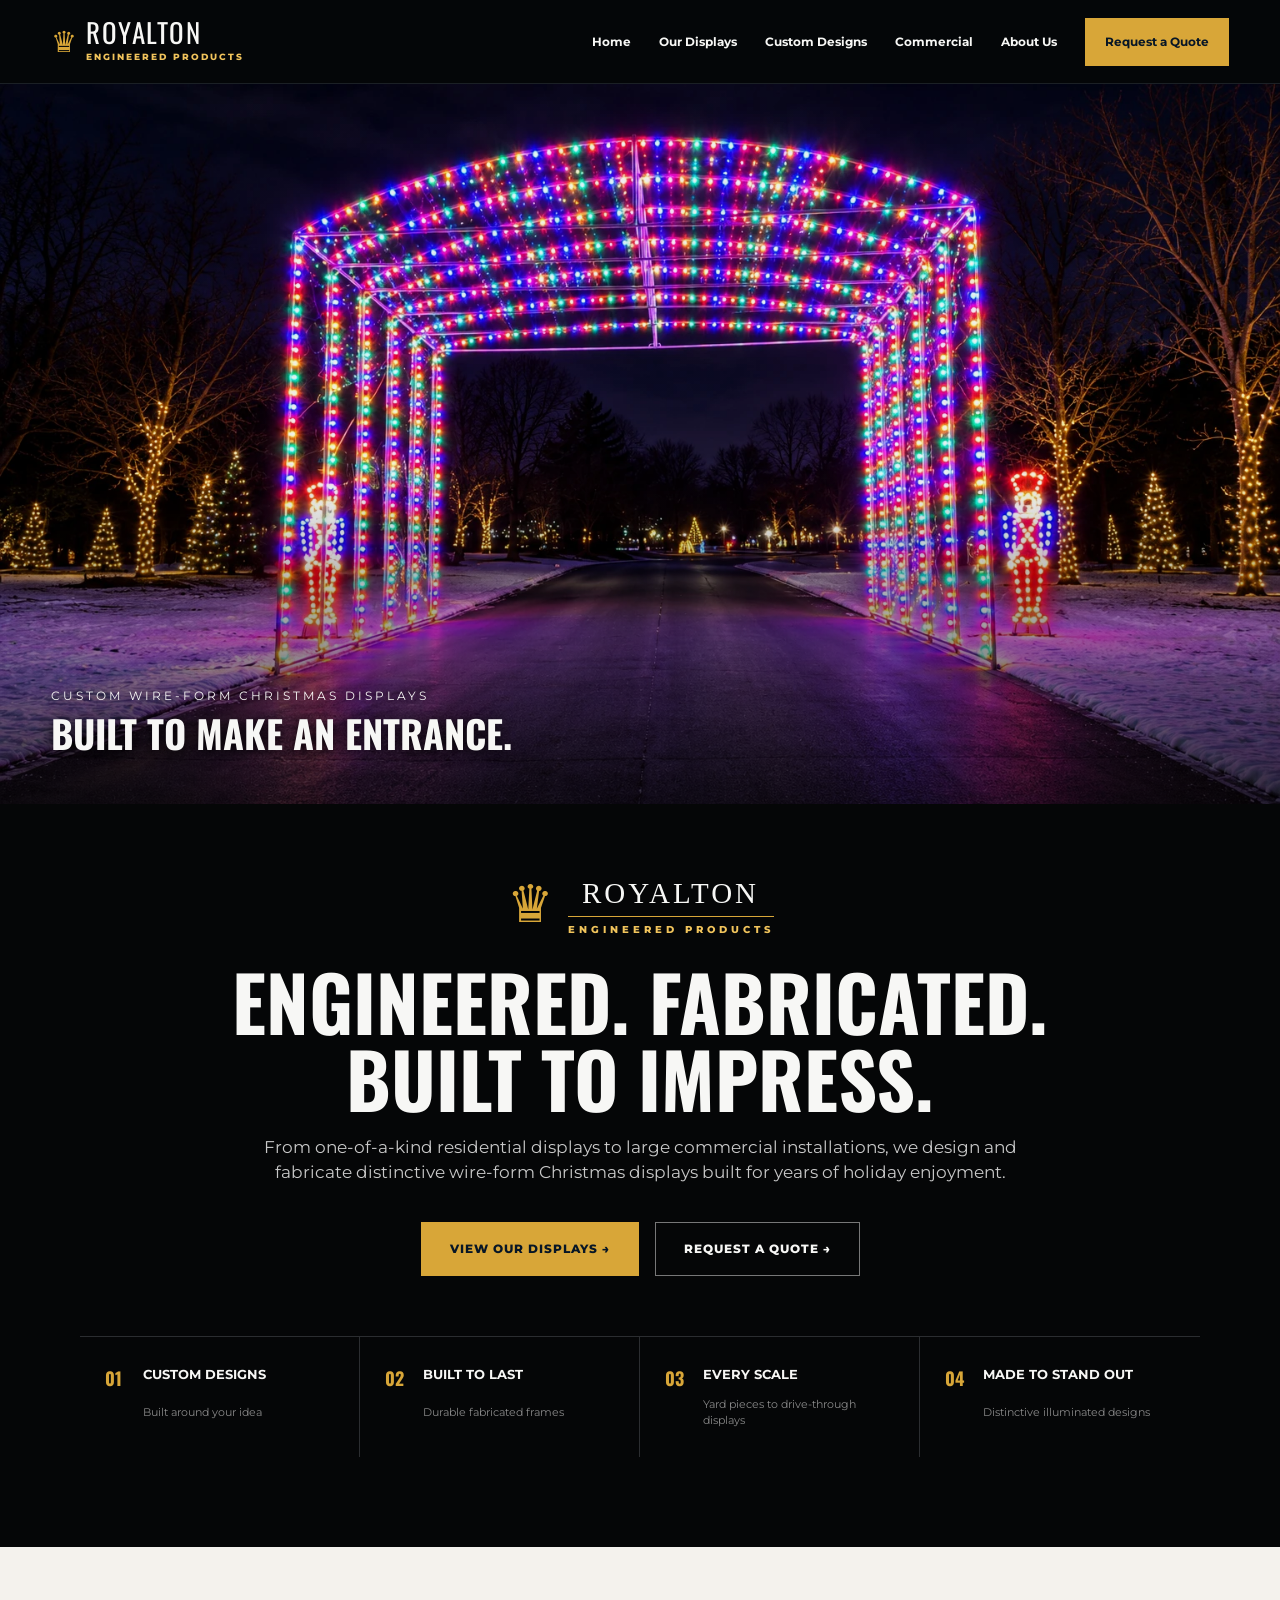
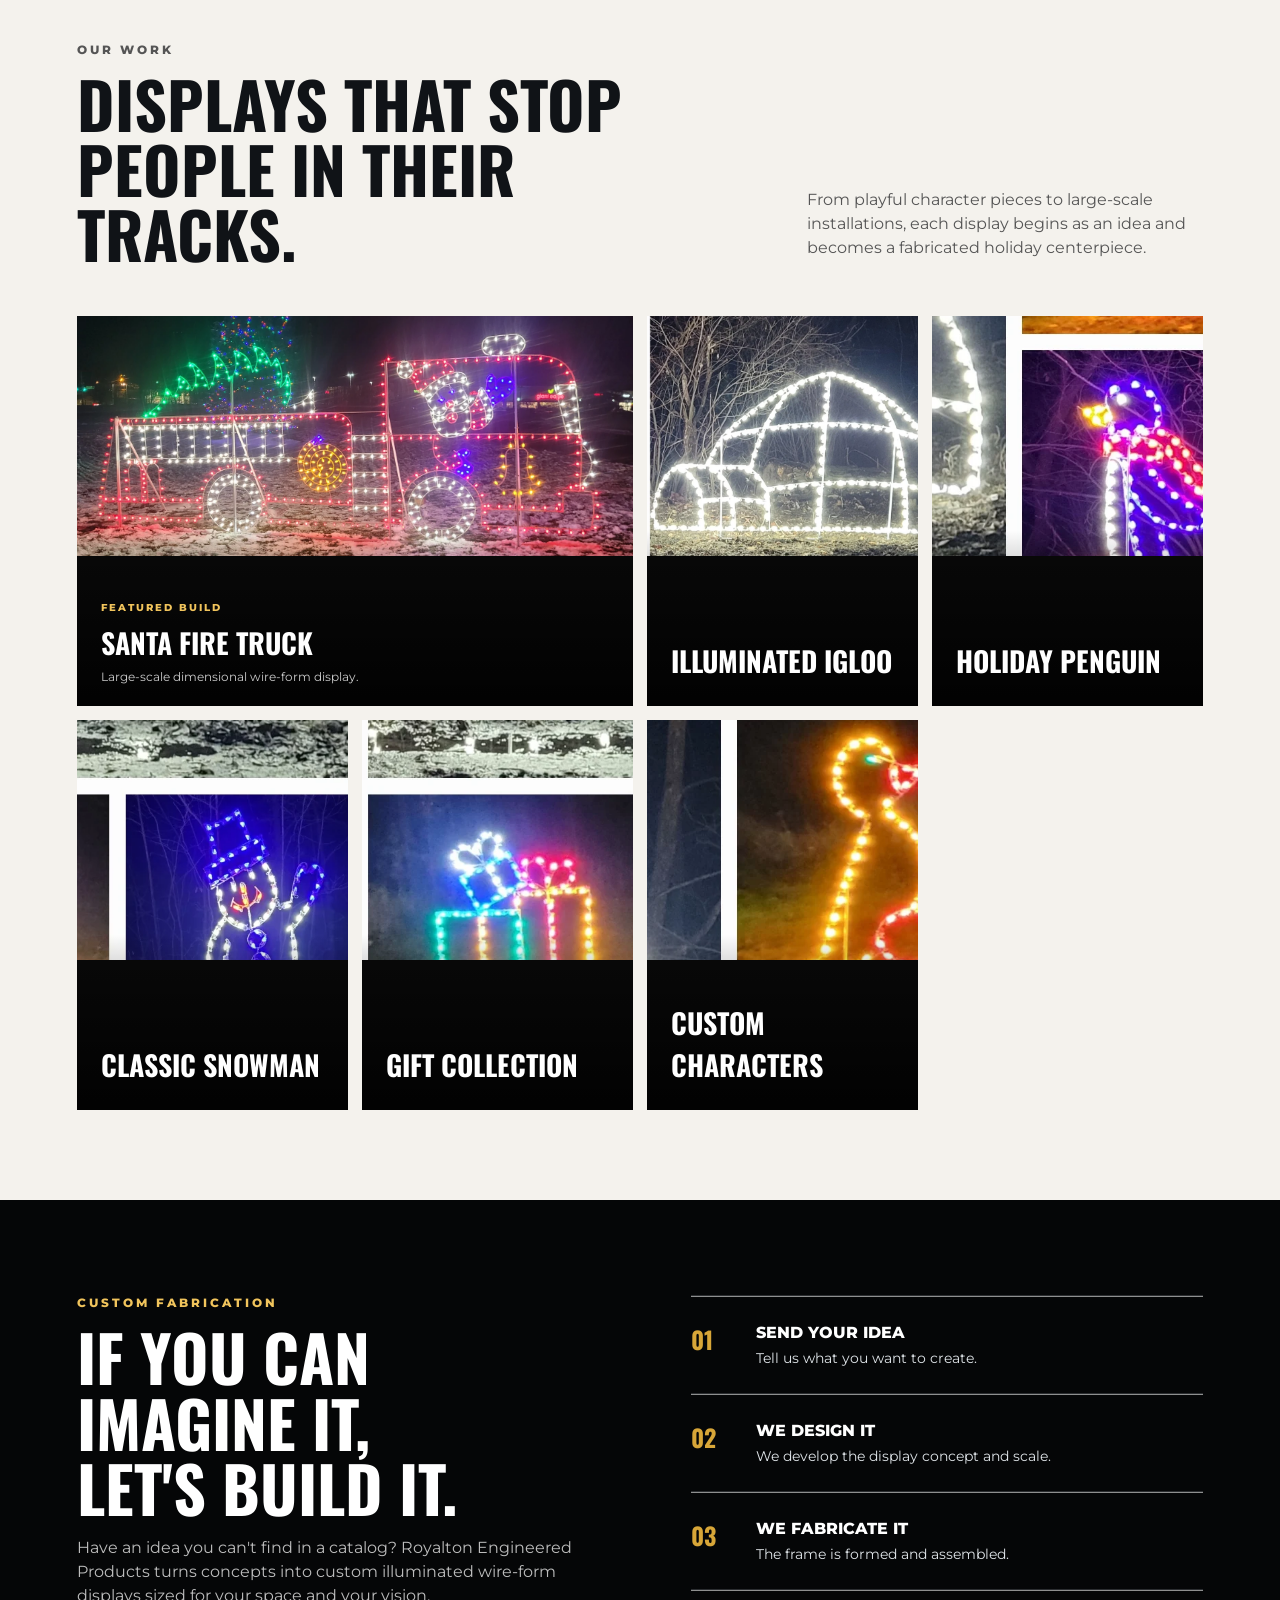
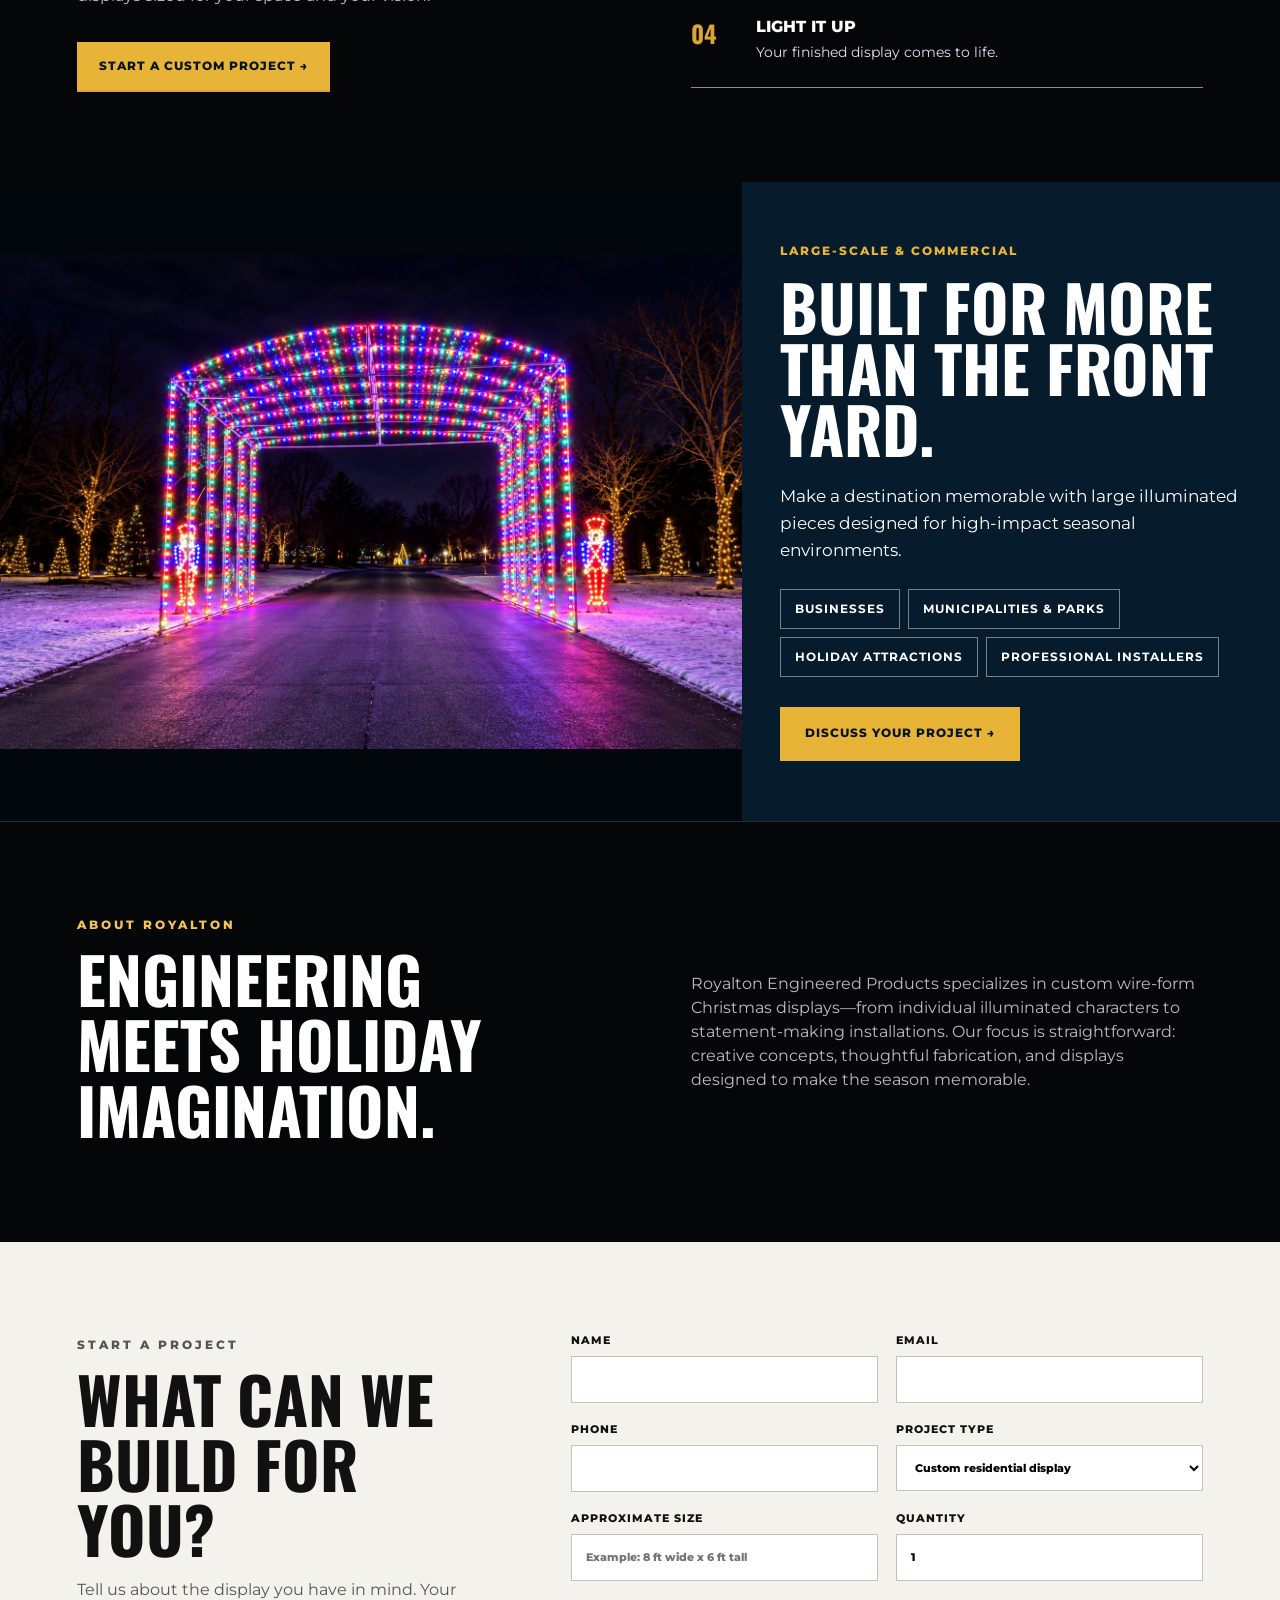
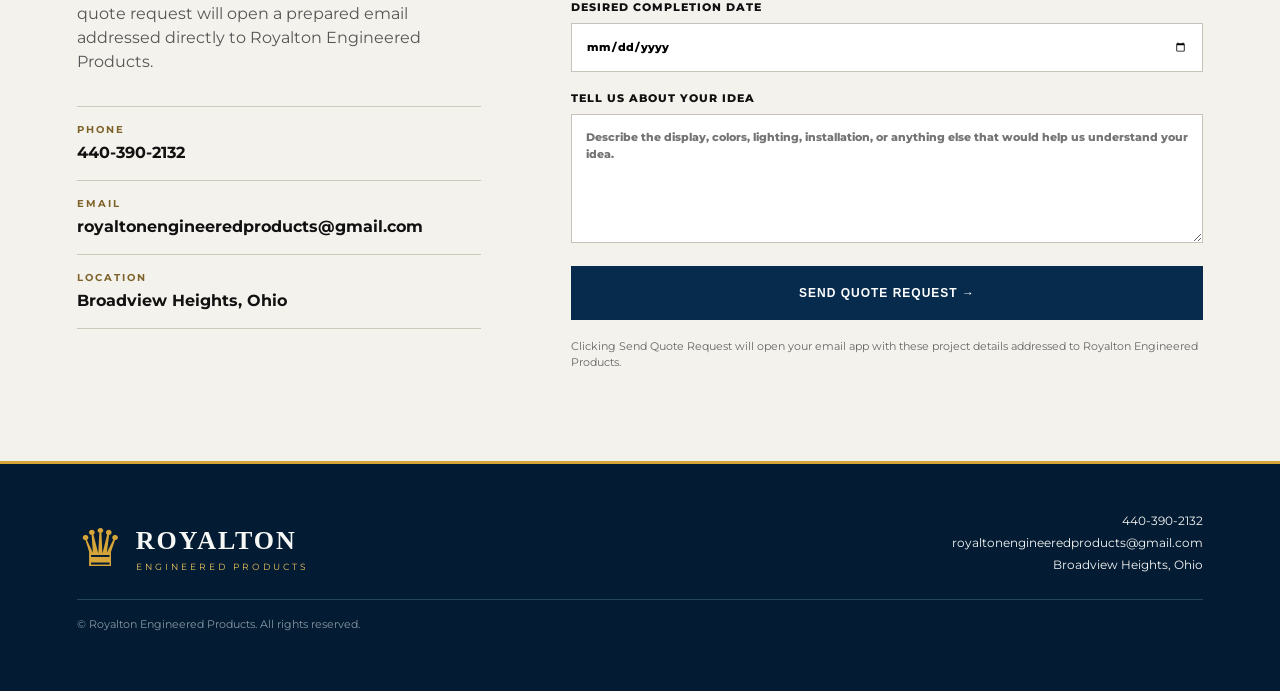
<file: index(1).html>
<!doctype html>
<html lang="en">
<head>
  <meta charset="utf-8">
  <meta name="viewport" content="width=device-width, initial-scale=1">
  <meta name="description" content="Royalton Engineered Products creates distinctive custom wire-form Christmas displays for residential and commercial installations.">
  <title>Royalton Engineered Products | Custom Christmas Displays</title>
  <link rel="preconnect" href="https://fonts.googleapis.com">
  <link rel="preconnect" href="https://fonts.gstatic.com" crossorigin>
  <link href="https://fonts.googleapis.com/css2?family=Montserrat:wght@400;500;600;700;800;900&family=Oswald:wght@500;600;700&display=swap" rel="stylesheet">
  <link rel="stylesheet" href="styles.css">
</head>
<body>
<header class="site-header">
  <a class="brand" href="#home" aria-label="Royalton Engineered Products home">
    <span class="crown">♛</span>
    <span><span class="brand-main">ROYALTON</span><span class="brand-sub">ENGINEERED PRODUCTS</span></span>
  </a>
  <button class="menu-toggle" aria-label="Open navigation" aria-expanded="false">☰</button>
  <nav class="nav" aria-label="Primary navigation">
    <a href="#home">Home</a><a href="#displays">Our Displays</a><a href="#custom">Custom Designs</a>
    <a href="#commercial">Commercial</a><a href="#about">About Us</a>
    <a class="nav-cta" href="#quote">Request a Quote</a>
  </nav>
</header>

<main>
<section class="hero" id="home">
  <img src="hero-arch.webp" alt="Large multicolor illuminated drive-through Christmas arch at night">
  <div class="hero-shade"></div>
  <div class="hero-tag"><span>Custom Wire-Form Christmas Displays</span><strong>Built to make an entrance.</strong></div>
</section>

<section class="intro section-dark">
  <div class="royal-mark"><span class="crown-large">♛</span><div><div class="royal-name">ROYALTON</div><div class="royal-sub">ENGINEERED PRODUCTS</div></div></div>
  <h1>ENGINEERED. FABRICATED.<br><span>BUILT TO IMPRESS.</span></h1>
  <p class="lead">From one-of-a-kind residential displays to large commercial installations, we design and fabricate distinctive wire-form Christmas displays built for years of holiday enjoyment.</p>
  <div class="actions"><a class="btn btn-gold" href="#displays">View Our Displays →</a><a class="btn btn-outline" href="#quote">Request a Quote →</a></div>
  <div class="feature-strip">
    <div><b>01</b><strong>Custom Designs</strong><span>Built around your idea</span></div>
    <div><b>02</b><strong>Built to Last</strong><span>Durable fabricated frames</span></div>
    <div><b>03</b><strong>Every Scale</strong><span>Yard pieces to drive-through displays</span></div>
    <div><b>04</b><strong>Made to Stand Out</strong><span>Distinctive illuminated designs</span></div>
  </div>
</section>

<section class="section displays" id="displays">
  <div class="section-heading"><div><span class="kicker">OUR WORK</span><h2>Displays that stop people in their tracks.</h2></div><p>From playful character pieces to large-scale installations, each display begins as an idea and becomes a fabricated holiday centerpiece.</p></div>
  <div class="gallery">
    <article class="card card-wide"><img src="fire-truck.webp" alt="Large illuminated Christmas fire truck display with Santa"><div class="card-copy"><span>FEATURED BUILD</span><h3>Santa Fire Truck</h3><p>Large-scale dimensional wire-form display.</p></div></article>
    <article class="card"><img src="igloo.webp" alt="White illuminated igloo wire-form display"><div class="card-copy"><h3>Illuminated Igloo</h3></div></article>
    <article class="card"><img src="penguin.webp" alt="Illuminated penguin wire-form display"><div class="card-copy"><h3>Holiday Penguin</h3></div></article>
    <article class="card"><img src="snowman.webp" alt="Illuminated snowman wire-form display"><div class="card-copy"><h3>Classic Snowman</h3></div></article>
    <article class="card"><img src="presents.webp" alt="Illuminated present wire-form displays"><div class="card-copy"><h3>Gift Collection</h3></div></article>
    <article class="card"><img src="duck.webp" alt="Illuminated custom character wire-form display"><div class="card-copy"><h3>Custom Characters</h3></div></article>
  </div>
</section>

<section class="split section-dark" id="custom">
  <div class="split-copy"><span class="kicker gold">CUSTOM FABRICATION</span><h2>If you can imagine it,<br>let's build it.</h2><p>Have an idea you can't find in a catalog? Royalton Engineered Products turns concepts into custom illuminated wire-form displays sized for your space and your vision.</p><a class="text-link" href="#quote">Start a custom project →</a></div>
  <div class="process">
    <div><b>01</b><span><strong>Send Your Idea</strong><small>Tell us what you want to create.</small></span></div>
    <div><b>02</b><span><strong>We Design It</strong><small>We develop the display concept and scale.</small></span></div>
    <div><b>03</b><span><strong>We Fabricate It</strong><small>The frame is formed and assembled.</small></span></div>
    <div><b>04</b><span><strong>Light It Up</strong><small>Your finished display comes to life.</small></span></div>
  </div>
</section>

<section class="commercial section" id="commercial">
  <div class="commercial-image"><img src="hero-arch.webp" alt="Large illuminated Christmas arch spanning a roadway"></div>
  <div class="commercial-copy"><span class="kicker gold">LARGE-SCALE & COMMERCIAL</span><h2>Built for more than the front yard.</h2><p>Make a destination memorable with large illuminated pieces designed for high-impact seasonal environments.</p><div class="audiences"><span>Businesses</span><span>Municipalities & Parks</span><span>Holiday Attractions</span><span>Professional Installers</span></div><a class="btn btn-gold" href="#quote">Discuss Your Project →</a></div>
</section>

<section class="about section-dark" id="about">
  <div><span class="kicker gold">ABOUT ROYALTON</span><h2>Engineering meets holiday imagination.</h2></div>
  <p>Royalton Engineered Products specializes in custom wire-form Christmas displays—from individual illuminated characters to statement-making installations. Our focus is straightforward: creative concepts, thoughtful fabrication, and displays designed to make the season memorable.</p>
</section>

<section class="quote section" id="quote">
  <div class="quote-intro">
    <span class="kicker">START A PROJECT</span><h2>What can we build for you?</h2>
    <p>Tell us about the display you have in mind. Your quote request will open a prepared email addressed directly to Royalton Engineered Products.</p>
    <div class="contact-card">
      <a href="tel:+14403902132"><strong>PHONE</strong><span>440-390-2132</span></a>
      <a href="mailto:royaltonengineeredproducts@gmail.com"><strong>EMAIL</strong><span>royaltonengineeredproducts@gmail.com</span></a>
      <div><strong>LOCATION</strong><span>Broadview Heights, Ohio</span></div>
    </div>
  </div>
  <form id="quoteForm" class="quote-form">
    <label>Name<input name="name" required></label>
    <label>Email<input name="email" type="email" required></label>
    <label>Phone<input name="phone" type="tel"></label>
    <label>Project type<select name="type"><option>Custom residential display</option><option>Commercial display</option><option>Large-scale installation</option><option>Replacement / expansion</option><option>Other</option></select></label>
    <label>Approximate size<input name="size" placeholder="Example: 8 ft wide x 6 ft tall"></label>
    <label>Quantity<input name="quantity" type="number" min="1" value="1"></label>
    <label class="full">Desired completion date<input name="date" type="date"></label>
    <label class="full">Tell us about your idea<textarea name="idea" rows="6" placeholder="Describe the display, colors, lighting, installation, or anything else that would help us understand your idea."></textarea></label>
    <button class="btn btn-navy full" type="submit">Send Quote Request →</button>
    <p class="form-message full">Clicking Send Quote Request will open your email app with these project details addressed to Royalton Engineered Products.</p>
  </form>
</section>
</main>

<footer>
  <div class="footer-brand"><div class="crown-large">♛</div><div><strong>ROYALTON</strong><span>ENGINEERED PRODUCTS</span></div></div>
  <div class="footer-contact">
    <a href="tel:+14403902132">440-390-2132</a>
    <a href="mailto:royaltonengineeredproducts@gmail.com">royaltonengineeredproducts@gmail.com</a>
    <span>Broadview Heights, Ohio</span>
  </div>
  <p class="copyright">© <span id="year"></span> Royalton Engineered Products. All rights reserved.</p>
</footer>
<script src="script.js"></script>
</body>
</html>
</file>
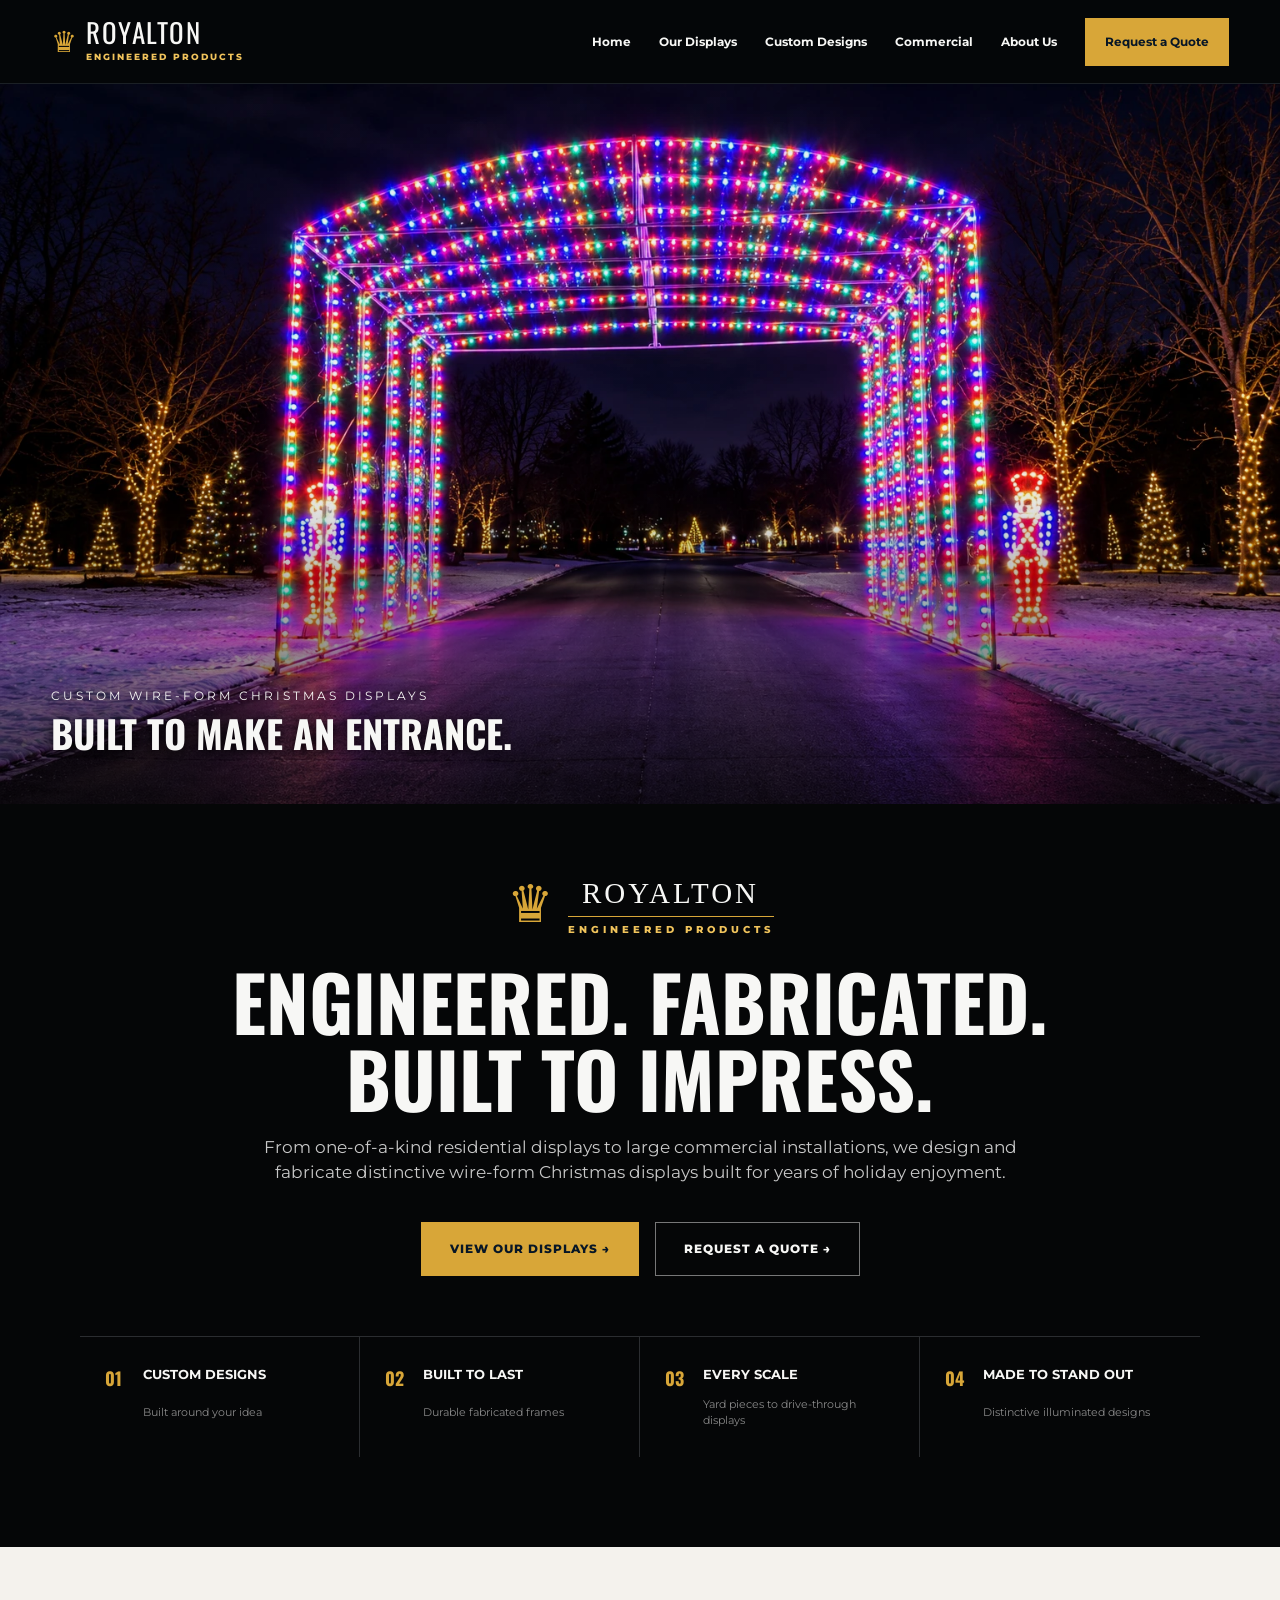
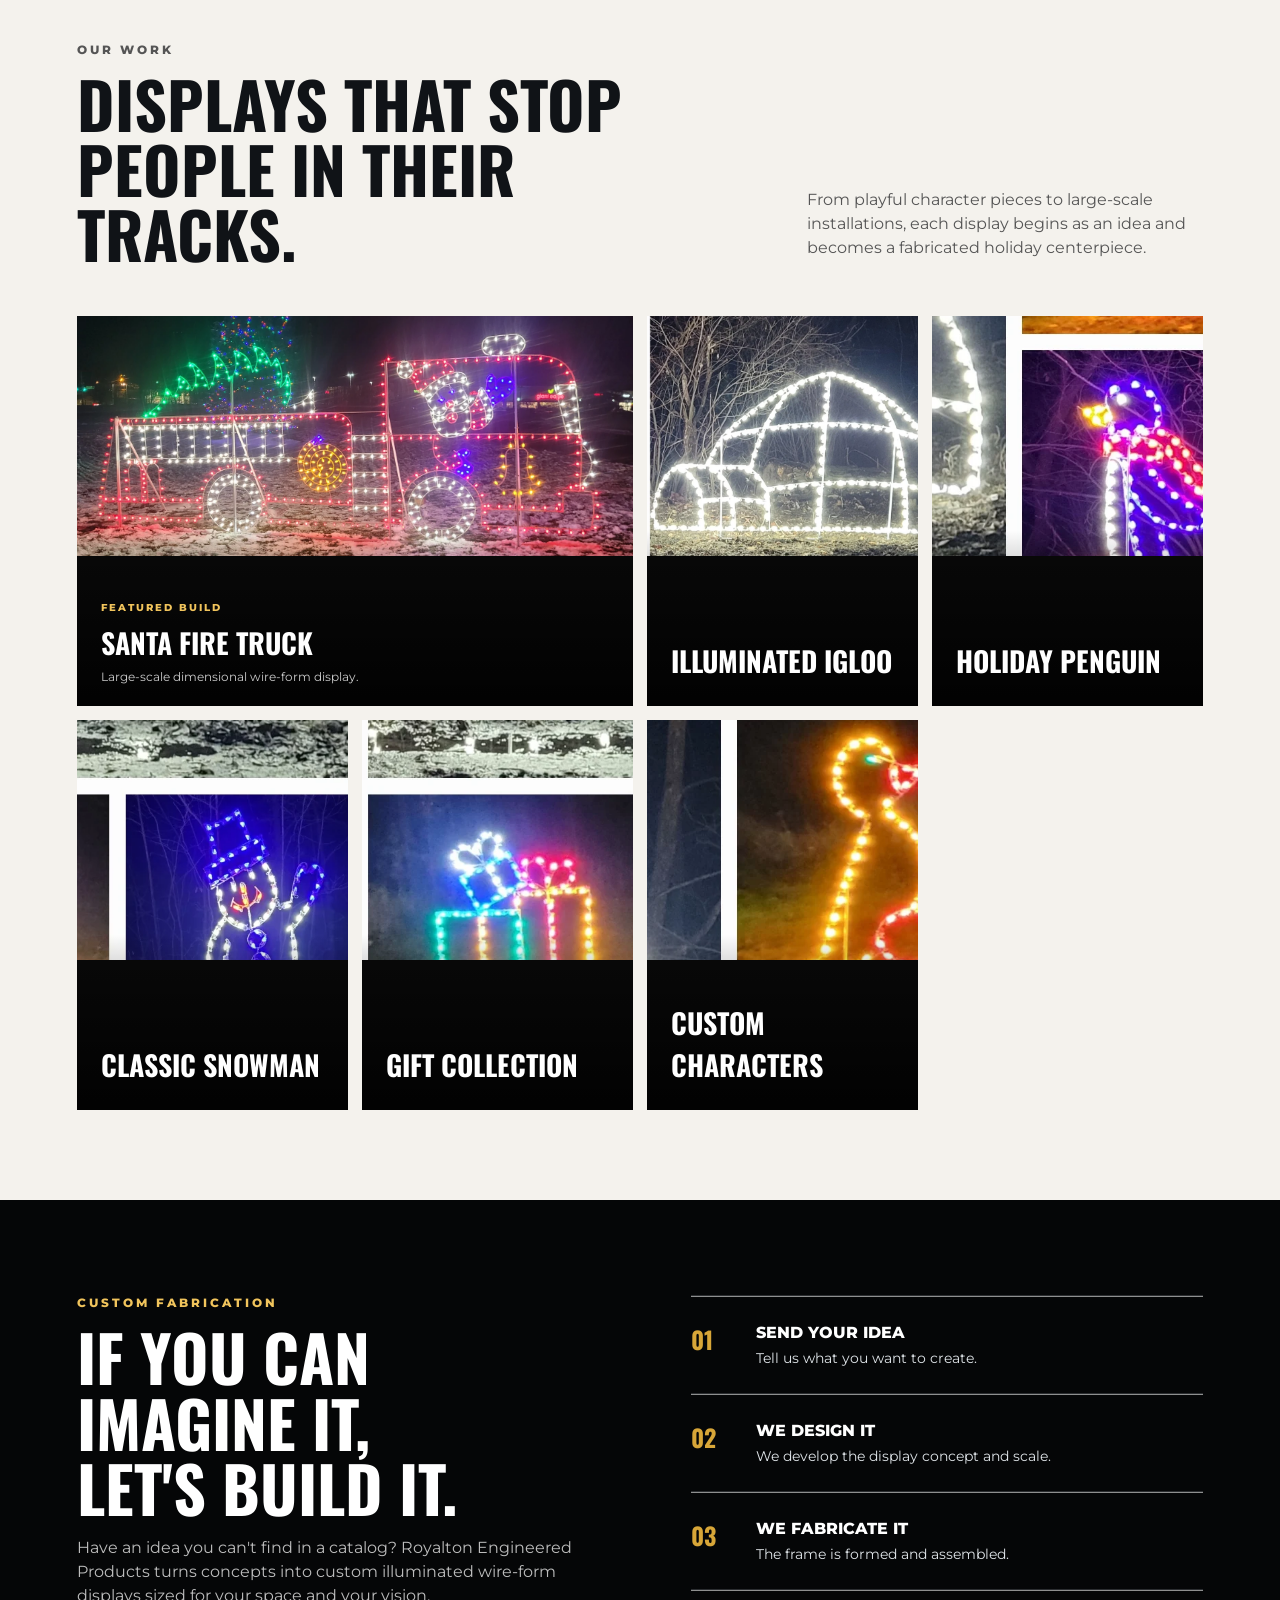
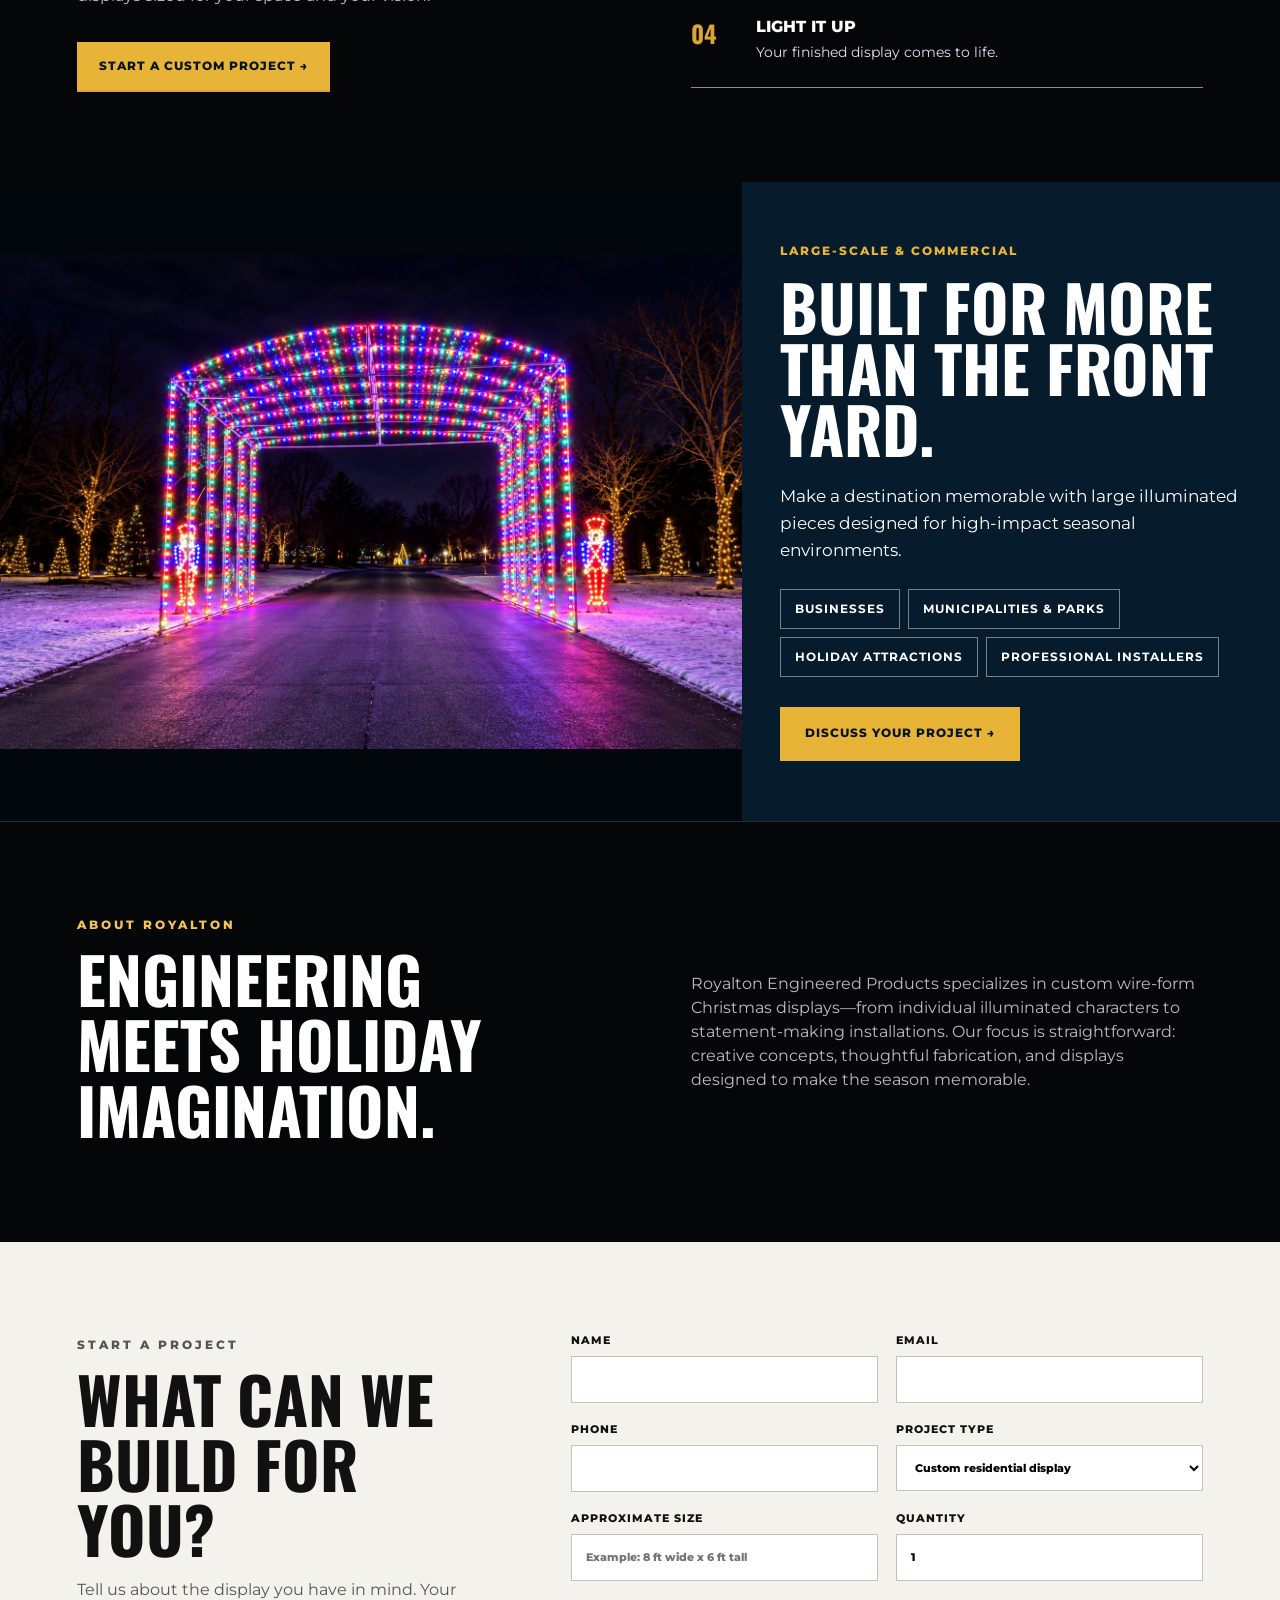
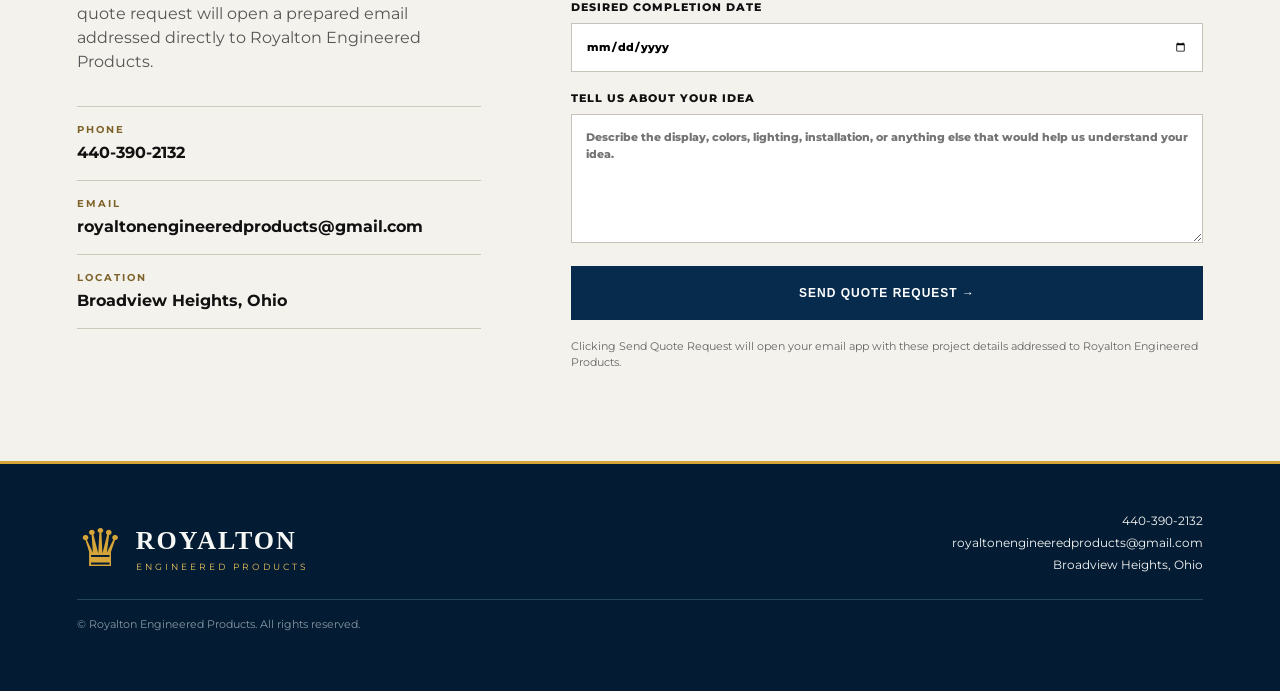
<file: index.html.html>
<!doctype html>
<html lang="en">
<head>
  <meta charset="utf-8">
  <meta name="viewport" content="width=device-width, initial-scale=1">
  <meta name="description" content="Royalton Engineered Products creates distinctive custom wire-form Christmas displays for residential and commercial installations.">
  <title>Royalton Engineered Products | Custom Christmas Displays</title>
  <link rel="preconnect" href="https://fonts.googleapis.com">
  <link rel="preconnect" href="https://fonts.gstatic.com" crossorigin>
  <link href="https://fonts.googleapis.com/css2?family=Montserrat:wght@400;500;600;700;800;900&family=Oswald:wght@500;600;700&display=swap" rel="stylesheet">
  <link rel="stylesheet" href="styles.css">
</head>
<body>
<header class="site-header">
  <a class="brand" href="#home" aria-label="Royalton Engineered Products home">
    <span class="crown">♛</span>
    <span><span class="brand-main">ROYALTON</span><span class="brand-sub">ENGINEERED PRODUCTS</span></span>
  </a>
  <button class="menu-toggle" aria-label="Open navigation" aria-expanded="false">☰</button>
  <nav class="nav" aria-label="Primary navigation">
    <a href="#home">Home</a><a href="#displays">Our Displays</a><a href="#custom">Custom Designs</a>
    <a href="#commercial">Commercial</a><a href="#about">About Us</a>
    <a class="nav-cta" href="#quote">Request a Quote</a>
  </nav>
</header>

<main>
<section class="hero" id="home">
  <img src="https://royaltonengineeredproducts.github.io/royalton-engineered-products/hero-arch.webp" alt="Large multicolor illuminated drive-through Christmas arch at night">
  <div class="hero-shade"></div>
  <div class="hero-tag"><span>Custom Wire-Form Christmas Displays</span><strong>Built to make an entrance.</strong></div>
</section>

<section class="intro section-dark">
  <div class="royal-mark"><span class="crown-large">♛</span><div><div class="royal-name">ROYALTON</div><div class="royal-sub">ENGINEERED PRODUCTS</div></div></div>
  <h1>ENGINEERED. FABRICATED.<br><span>BUILT TO IMPRESS.</span></h1>
  <p class="lead">From one-of-a-kind residential displays to large commercial installations, we design and fabricate distinctive wire-form Christmas displays built for years of holiday enjoyment.</p>
  <div class="actions"><a class="btn btn-gold" href="#displays">View Our Displays →</a><a class="btn btn-outline" href="#quote">Request a Quote →</a></div>
  <div class="feature-strip">
    <div><b>01</b><strong>Custom Designs</strong><span>Built around your idea</span></div>
    <div><b>02</b><strong>Built to Last</strong><span>Durable fabricated frames</span></div>
    <div><b>03</b><strong>Every Scale</strong><span>Yard pieces to drive-through displays</span></div>
    <div><b>04</b><strong>Made to Stand Out</strong><span>Distinctive illuminated designs</span></div>
  </div>
</section>

<section class="section displays" id="displays">
  <div class="section-heading"><div><span class="kicker">OUR WORK</span><h2>Displays that stop people in their tracks.</h2></div><p>From playful character pieces to large-scale installations, each display begins as an idea and becomes a fabricated holiday centerpiece.</p></div>
  <div class="gallery">
    <article class="card card-wide"><img src="https://royaltonengineeredproducts.github.io/royalton-engineered-products/fire-truck.webp" alt="Large illuminated Christmas fire truck display with Santa"><div class="card-copy"><span>FEATURED BUILD</span><h3>Santa Fire Truck</h3><p>Large-scale dimensional wire-form display.</p></div></article>
    <article class="card"><img src="https://royaltonengineeredproducts.github.io/royalton-engineered-products/igloo.webp" alt="White illuminated igloo wire-form display"><div class="card-copy"><h3>Illuminated Igloo</h3></div></article>
    <article class="card"><img src="https://royaltonengineeredproducts.github.io/royalton-engineered-products/penguin.webp" alt="Illuminated penguin wire-form display"><div class="card-copy"><h3>Holiday Penguin</h3></div></article>
    <article class="card"><img src="https://royaltonengineeredproducts.github.io/royalton-engineered-products/snowman.webp" alt="Illuminated snowman wire-form display"><div class="card-copy"><h3>Classic Snowman</h3></div></article>
    <article class="card"><img src="https://royaltonengineeredproducts.github.io/royalton-engineered-products/presents.webp" alt="Illuminated present wire-form displays"><div class="card-copy"><h3>Gift Collection</h3></div></article>
    <article class="card"><img src="https://royaltonengineeredproducts.github.io/royalton-engineered-products/duck.webp" alt="Illuminated custom character wire-form display"><div class="card-copy"><h3>Custom Characters</h3></div></article>
  </div>
</section>

<section class="split section-dark" id="custom">
  <div class="split-copy"><span class="kicker gold">CUSTOM FABRICATION</span><h2>If you can imagine it,<br>let's build it.</h2><p>Have an idea you can't find in a catalog? Royalton Engineered Products turns concepts into custom illuminated wire-form displays sized for your space and your vision.</p><a class="text-link" href="#quote">Start a custom project →</a></div>
  <div class="process">
    <div><b>01</b><span><strong>Send Your Idea</strong><small>Tell us what you want to create.</small></span></div>
    <div><b>02</b><span><strong>We Design It</strong><small>We develop the display concept and scale.</small></span></div>
    <div><b>03</b><span><strong>We Fabricate It</strong><small>The frame is formed and assembled.</small></span></div>
    <div><b>04</b><span><strong>Light It Up</strong><small>Your finished display comes to life.</small></span></div>
  </div>
</section>

<section class="commercial section" id="commercial">
  <div class="commercial-image"><img src="https://royaltonengineeredproducts.github.io/royalton-engineered-products/hero-arch.webp" alt="Large illuminated Christmas arch spanning a roadway"></div>
  <div class="commercial-copy"><span class="kicker gold">LARGE-SCALE & COMMERCIAL</span><h2>Built for more than the front yard.</h2><p>Make a destination memorable with large illuminated pieces designed for high-impact seasonal environments.</p><div class="audiences"><span>Businesses</span><span>Municipalities & Parks</span><span>Holiday Attractions</span><span>Professional Installers</span></div><a class="btn btn-gold" href="#quote">Discuss Your Project →</a></div>
</section>

<section class="about section-dark" id="about">
  <div><span class="kicker gold">ABOUT ROYALTON</span><h2>Engineering meets holiday imagination.</h2></div>
  <p>Royalton Engineered Products specializes in custom wire-form Christmas displays—from individual illuminated characters to statement-making installations. Our focus is straightforward: creative concepts, thoughtful fabrication, and displays designed to make the season memorable.</p>
</section>

<section class="quote section" id="quote">
  <div class="quote-intro">
    <span class="kicker">START A PROJECT</span><h2>What can we build for you?</h2>
    <p>Tell us about the display you have in mind. Your quote request will open a prepared email addressed directly to Royalton Engineered Products.</p>
    <div class="contact-card">
      <a href="tel:+14403902132"><strong>PHONE</strong><span>440-390-2132</span></a>
      <a href="mailto:royaltonengineeredproducts@gmail.com"><strong>EMAIL</strong><span>royaltonengineeredproducts@gmail.com</span></a>
      <div><strong>LOCATION</strong><span>Broadview Heights, Ohio</span></div>
    </div>
  </div>
  <form id="quoteForm" class="quote-form">
    <label>Name<input name="name" required></label>
    <label>Email<input name="email" type="email" required></label>
    <label>Phone<input name="phone" type="tel"></label>
    <label>Project type<select name="type"><option>Custom residential display</option><option>Commercial display</option><option>Large-scale installation</option><option>Replacement / expansion</option><option>Other</option></select></label>
    <label>Approximate size<input name="size" placeholder="Example: 8 ft wide x 6 ft tall"></label>
    <label>Quantity<input name="quantity" type="number" min="1" value="1"></label>
    <label class="full">Desired completion date<input name="date" type="date"></label>
    <label class="full">Tell us about your idea<textarea name="idea" rows="6" placeholder="Describe the display, colors, lighting, installation, or anything else that would help us understand your idea."></textarea></label>
    <button class="btn btn-navy full" type="submit">Send Quote Request →</button>
    <p class="form-message full">Clicking Send Quote Request will open your email app with these project details addressed to Royalton Engineered Products.</p>
  </form>
</section>
</main>

<footer>
  <div class="footer-brand"><div class="crown-large">♛</div><div><strong>ROYALTON</strong><span>ENGINEERED PRODUCTS</span></div></div>
  <div class="footer-contact">
    <a href="tel:+14403902132">440-390-2132</a>
    <a href="mailto:royaltonengineeredproducts@gmail.com">royaltonengineeredproducts@gmail.com</a>
    <span>Broadview Heights, Ohio</span>
  </div>
  <p class="copyright">© <span id="year"></span> Royalton Engineered Products. All rights reserved.</p>
</footer>
<script src="script.js"></script>
</body>
</html>
</file>
<file: styles.css>
:root{--black:#050607;--panel:#0b0d10;--navy:#062b4d;--navy2:#031c33;--gold:#d8a638;--gold2:#f1c45c;--white:#f7f7f5;--muted:#b8b8b8;--line:#2b2d30}
*{box-sizing:border-box}html{scroll-behavior:smooth}body{margin:0;background:var(--black);color:var(--white);font-family:Montserrat,Arial,sans-serif;line-height:1.5}img{display:block;width:100%}a{color:inherit;text-decoration:none}
.site-header{height:84px;background:#040608;display:flex;align-items:center;justify-content:space-between;padding:0 4vw;position:sticky;top:0;z-index:100;border-bottom:1px solid #1b2025}.brand{display:flex;align-items:center;gap:9px}.crown{font-size:29px;color:var(--gold)}.brand-main{display:block;font-family:Oswald,sans-serif;font-size:27px;letter-spacing:1.5px;line-height:1}.brand-sub{display:block;color:var(--gold2);font-size:9px;font-weight:800;letter-spacing:2px;margin-top:4px}.nav{display:flex;align-items:center;gap:28px;font-size:12px;font-weight:700}.nav a:not(.nav-cta){padding:31px 0 27px;border-bottom:3px solid transparent}.nav a:hover:not(.nav-cta){border-color:var(--gold)}.nav-cta{background:var(--gold);color:#071626;padding:15px 20px}.menu-toggle{display:none;background:none;border:0;color:white;font-size:26px}
.hero{height:min(70vw,720px);min-height:480px;position:relative;overflow:hidden}.hero img{height:100%;object-fit:cover}.hero-shade{position:absolute;inset:0;background:linear-gradient(180deg,rgba(0,0,0,.05) 55%,rgba(0,0,0,.75))}.hero-tag{position:absolute;left:4vw;bottom:42px;display:flex;flex-direction:column;text-shadow:0 2px 14px #000}.hero-tag span{text-transform:uppercase;letter-spacing:3px;font-size:12px}.hero-tag strong{font-family:Oswald;font-size:38px;text-transform:uppercase}
.section,.section-dark{padding:90px 6vw}.section-dark{background:var(--black)}.intro{text-align:center;padding-top:68px}.royal-mark{display:flex;justify-content:center;align-items:center;gap:14px;margin-bottom:25px}.crown-large{font-size:52px;color:var(--gold);line-height:1}.royal-name{font-family:Georgia,serif;font-size:29px;letter-spacing:3px}.royal-sub{font-size:10px;font-weight:800;letter-spacing:4px;color:var(--gold2);border-top:1px solid var(--gold);padding-top:5px}.kicker{font-size:12px;font-weight:800;letter-spacing:3px;color:#555}.gold{color:var(--gold2)}.intro h1,.section-heading h2,.split h2,.commercial h2,.about h2,.quote h2{font-family:Oswald,sans-serif;text-transform:uppercase;line-height:1.02}.intro h1{font-size:clamp(40px,6vw,76px);margin:18px 0}.lead{max-width:830px;margin:auto;color:#c8c8c8;font-size:17px}.actions{display:flex;justify-content:center;gap:16px;margin:36px 0 60px}.btn{display:inline-flex;align-items:center;justify-content:center;min-height:54px;padding:0 28px;text-transform:uppercase;letter-spacing:1px;font-weight:800;font-size:12px;border:1px solid transparent;cursor:pointer}.btn-gold{background:var(--gold);color:#071626}.btn-gold:hover{background:var(--gold2)}.btn-outline{border-color:#777}.btn-outline:hover{border-color:var(--gold)}.btn-navy{background:var(--navy);color:white}.btn-navy:hover{background:#0a3d69}.feature-strip{max-width:1120px;margin:auto;border-top:1px solid var(--line);display:grid;grid-template-columns:repeat(4,1fr);text-align:left}.feature-strip div{padding:28px 25px;border-right:1px solid var(--line);display:grid;grid-template-columns:38px 1fr}.feature-strip div:last-child{border:0}.feature-strip b,.process b{color:var(--gold);font-family:Oswald;font-size:18px}.feature-strip strong{font-size:13px;text-transform:uppercase}.feature-strip span{grid-column:2;color:#888;font-size:11px;margin-top:4px}
.displays{background:#f4f2ed;color:#101317}.section-heading{max-width:1180px;margin:auto auto 40px;display:grid;grid-template-columns:1.25fr .75fr;gap:70px;align-items:end}.section-heading h2,.split h2,.commercial h2,.about h2,.quote h2{font-size:clamp(38px,5vw,64px);margin:10px 0}.section-heading p{color:#555}.gallery{max-width:1180px;margin:auto;display:grid;grid-template-columns:repeat(3,1fr);gap:18px}.card{background:#090909;color:white;min-height:390px;position:relative;overflow:hidden}.card-wide{grid-column:span 2}.card img{height:100%;position:absolute;inset:0;object-fit:cover;transition:transform .45s}.card:hover img{transform:scale(1.025)}.card:after{content:"";position:absolute;inset:0;background:linear-gradient(180deg,transparent 55%,rgba(0,0,0,.82))}.card-copy{position:absolute;z-index:2;left:24px;bottom:20px}.card-copy span{font-size:10px;letter-spacing:2px;color:var(--gold2);font-weight:800}.card-copy h3{font-family:Oswald;font-size:28px;text-transform:uppercase;margin:4px 0}.card-copy p{font-size:12px;color:#ccc;margin:0}
.split{display:grid;grid-template-columns:1fr 1fr;gap:8vw;align-items:center}.split-copy p,.about p{color:#bdbdbd;max-width:650px}.text-link{display:inline-block;margin-top:20px;font-weight:800;text-transform:uppercase;font-size:12px;letter-spacing:1px;border-bottom:2px solid var(--gold);padding-bottom:5px}.process{border-top:1px solid var(--line)}.process div{display:flex;gap:25px;padding:22px 0;border-bottom:1px solid var(--line)}.process b{font-size:24px;min-width:40px}.process span{display:flex;flex-direction:column}.process strong{text-transform:uppercase}.process small{color:#888;margin-top:3px}
.commercial{background:linear-gradient(135deg,var(--navy2),#08131d);display:grid;grid-template-columns:1.15fr .85fr;padding:0}.commercial-image img{height:100%;min-height:620px;object-fit:cover}.commercial-copy{padding:80px 7vw;align-self:center}.commercial-copy p{color:#c3c8ce}.audiences{display:flex;flex-wrap:wrap;gap:8px;margin:26px 0}.audiences span{border:1px solid #53606c;padding:8px 11px;font-size:11px;text-transform:uppercase}.about{display:grid;grid-template-columns:1fr 1fr;gap:8vw;align-items:center;border-top:1px solid var(--line)}
.quote{background:#f4f2ed;color:#111;display:grid;grid-template-columns:.78fr 1.22fr;gap:7vw}.quote-intro p{color:#555}.contact-card{margin-top:32px;border-top:1px solid #cfc9bd}.contact-card a,.contact-card div{display:flex;flex-direction:column;padding:15px 0;border-bottom:1px solid #cfc9bd}.contact-card strong{font-size:10px;letter-spacing:2px;color:#7d6329}.contact-card span{font-weight:700;margin-top:4px;overflow-wrap:anywhere}.quote-form{display:grid;grid-template-columns:1fr 1fr;gap:18px}.quote-form label{font-size:11px;font-weight:800;text-transform:uppercase;letter-spacing:1px}.quote-form input,.quote-form select,.quote-form textarea{width:100%;margin-top:8px;border:1px solid #c7c3bb;background:white;padding:14px;font:inherit;text-transform:none}.quote-form textarea{resize:vertical}.full{grid-column:1/-1}.form-message{font-size:11px;color:#666;margin:0}
footer{padding:48px 6vw;background:var(--navy2);border-top:3px solid var(--gold);display:grid;grid-template-columns:1fr auto;gap:14px;align-items:end}.footer-brand{display:flex;align-items:center;gap:12px}.footer-brand strong{display:block;font-family:Georgia,serif;font-size:26px;letter-spacing:2px}.footer-brand span{display:block;color:var(--gold2);font-size:9px;letter-spacing:3px}.footer-contact{display:flex;flex-direction:column;text-align:right;font-size:12px;gap:4px}.footer-contact a:hover{color:var(--gold2)}.copyright{grid-column:1/-1;border-top:1px solid #25445d;padding-top:16px;color:#8796a3;font-size:11px}
@media(max-width:900px){.site-header{height:72px}.nav{display:none;position:absolute;top:72px;left:0;right:0;background:#05080b;padding:22px 6vw;flex-direction:column;align-items:stretch;gap:0}.nav.open{display:flex}.nav a:not(.nav-cta){padding:14px 0;border-bottom:1px solid #222}.nav-cta{text-align:center;margin-top:12px}.menu-toggle{display:block}.hero{min-height:430px}.feature-strip{grid-template-columns:1fr 1fr}.section-heading,.split,.about,.quote{grid-template-columns:1fr;gap:35px}.gallery{grid-template-columns:1fr 1fr}.card-wide{grid-column:span 2}.commercial{grid-template-columns:1fr}.commercial-image img{min-height:420px}.commercial-copy{padding:60px 6vw}}
@media(max-width:600px){.brand-main{font-size:21px}.brand-sub{font-size:7px}.crown{font-size:24px}.hero{height:68vh;min-height:420px}.hero-tag{left:6vw}.hero-tag span{font-size:10px}.hero-tag strong{font-size:26px}.section,.section-dark{padding:65px 6vw}.actions{flex-direction:column}.feature-strip{grid-template-columns:1fr}.feature-strip div{border-right:0}.gallery{grid-template-columns:1fr}.card-wide{grid-column:auto}.card{min-height:380px}.quote-form{grid-template-columns:1fr}.commercial-image img{min-height:350px}footer{grid-template-columns:1fr}.footer-contact{text-align:left}}


/* Updated Royalton portfolio gallery */
.gallery {
  display: grid;
  grid-template-columns: repeat(4, 1fr);
  gap: 14px;
  align-items: stretch;
}

.gallery img {
  display: block;
  width: 100%;
  height: 240px;
  object-fit: cover;
  object-position: center;
}

/* Keep gallery responsive on smaller screens */
@media (max-width: 900px) {
  .gallery {
    grid-template-columns: repeat(2, 1fr);
  }
}

@media (max-width: 560px) {
  .gallery {
    grid-template-columns: 1fr;
  }

  .gallery img {
    height: 280px;
  }
}


/* Royalton Commercial Feature */
.commercial {
  display: grid;
  grid-template-columns: 58% 42%;
  background: #061b2c;
  padding: 0;
  min-height: 620px;
  align-items: stretch;
}

.commercial-image {
  background: #02070b;
  display: flex;
  align-items: center;
  justify-content: center;
  overflow: hidden;
}

.commercial-image img {
  width: 100%;
  height: 100%;
  object-fit: contain;
  object-position: center;
  display: block;
}

.commercial-copy {
  padding: 60px 7%;
  align-self: center;
  color: #ffffff;
}

.commercial-copy .kicker {
  display: block;
  color: #e7b437;
  font-weight: 800;
  letter-spacing: 2px;
  margin-bottom: 16px;
}

.commercial-copy h2 {
  color: #ffffff;
  font-size: clamp(42px, 5vw, 72px);
  line-height: .95;
  margin: 0 0 24px;
  text-transform: uppercase;
}

.commercial-copy p {
  color: #ffffff;
  font-size: 17px;
  line-height: 1.6;
  margin-bottom: 24px;
}

.commercial-copy .audiences {
  display: flex;
  flex-wrap: wrap;
  gap: 8px;
  margin: 25px 0;
}

.commercial-copy .audiences span {
  color: #ffffff;
  border: 1px solid rgba(255,255,255,.45);
  padding: 10px 14px;
  font-size: 12px;
  font-weight: 700;
  letter-spacing: 1px;
  text-transform: uppercase;
}

.commercial-copy p strong {
  color: #e7b437;
  font-size: 13px;
  letter-spacing: 1.5px;
}

.commercial-copy .btn-gold {
  display: inline-block;
  margin-top: 5px;
  padding: 16px 24px;
  background: #e7b437;
  color: #071523;
  font-weight: 800;
  text-decoration: none;
}

@media (max-width: 900px) {
  .commercial {
    grid-template-columns: 1fr;
  }

  .commercial-image {
    min-height: auto;
  }

  .commercial-image img {
    height: auto;
    object-fit: contain;
  }

  .commercial-copy {
    padding: 50px 7%;
  }
}


/* Bright white headings on dark sections */
.section-dark h2,
.about h2 {
  color: #ffffff !important;
}


/* Final Custom Fabrication Styling */
.process > div {
  border-top: 1px solid rgba(255,255,255,.55) !important;
  padding: 24px 0 !important;
}

.process > div:last-child {
  border-bottom: 1px solid rgba(255,255,255,.55) !important;
}

.process strong {
  color: #ffffff !important;
  font-weight: 800;
}

.process small {
  color: #dfe4e8 !important;
  font-size: 14px;
  line-height: 1.5;
}

.split-copy .btn,
.split-copy a {
  color: #071523 !important;
  background: #e7b437 !important;
  display: inline-block;
  padding: 15px 22px;
  font-weight: 800;
  text-decoration: none;
  margin-top: 18px;
}


/* Quote Request Thank You Confirmation */
.thank-you {
  display: none;
  background: #061b2c;
  color: #ffffff;
  text-align: center;
  padding: 90px 7%;
}

.thank-you.show {
  display: block;
}

.thank-you-inner {
  max-width: 750px;
  margin: 0 auto;
}

.thank-you h2 {
  color: #ffffff;
  font-size: clamp(42px, 5vw, 68px);
  line-height: 1;
  margin: 15px 0 20px;
  text-transform: uppercase;
}

.thank-you p {
  color: #dfe4e8;
  font-size: 18px;
  line-height: 1.6;
  margin: 0 auto 30px;
}

.thank-you .btn-gold {
  display: inline-block;
  background: #e7b437;
  color: #071523;
  padding: 16px 26px;
  font-weight: 800;
  text-decoration: none;
}


/* Project Reference Files */
.project-files {
  margin-top: 6px;
  padding: 20px 22px;
  border: 1px solid #d7d0c4;
  background: #f7f4ee;
  display: flex;
  flex-direction: column;
  align-items: flex-start;
  gap: 7px;
}

.project-files strong {
  color: #071523;
  font-size: 13px;
  font-weight: 800;
  letter-spacing: 1.2px;
}

.project-files span {
  color: #505862;
  font-size: 14px;
  line-height: 1.5;
}

.project-files a {
  color: #b98513;
  font-size: 13px;
  font-weight: 800;
  letter-spacing: .7px;
  text-decoration: none;
  margin-top: 5px;
}

.project-files a:hover {
  color: #071523;
}
</file>
